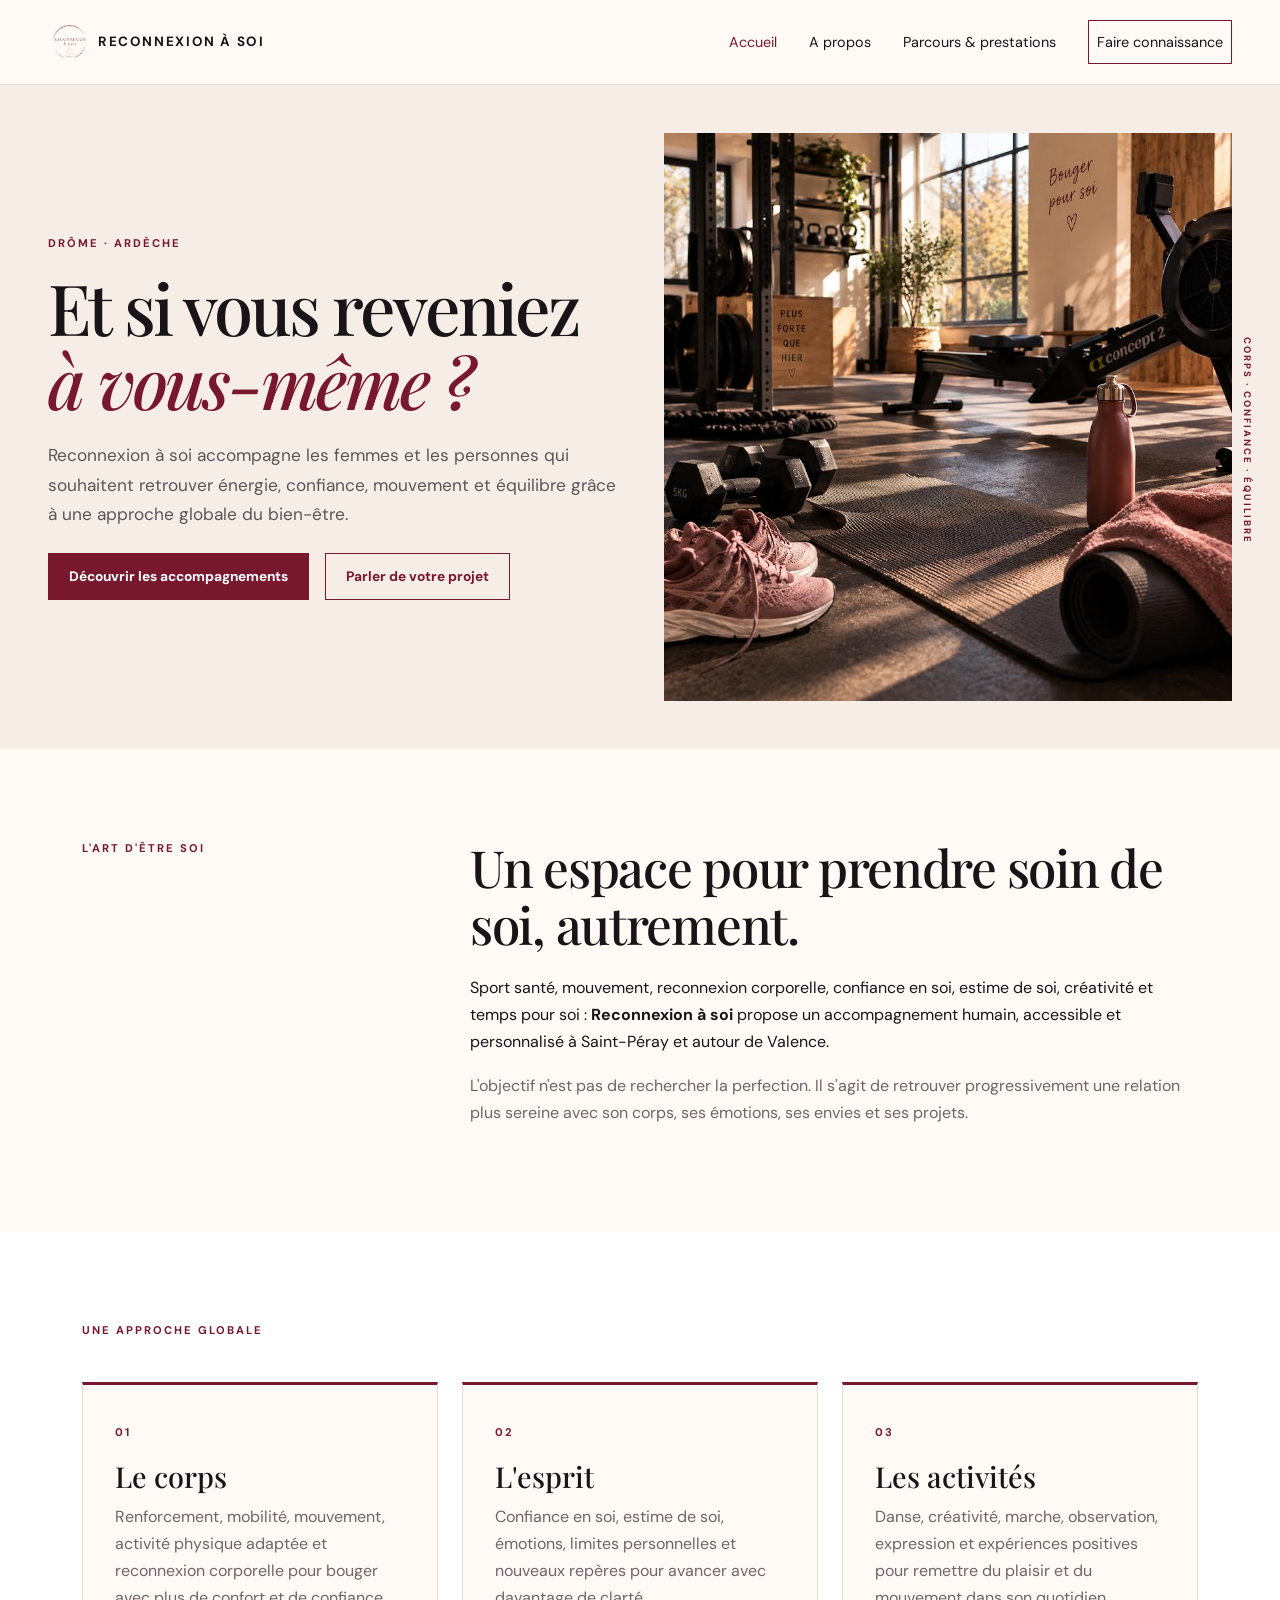
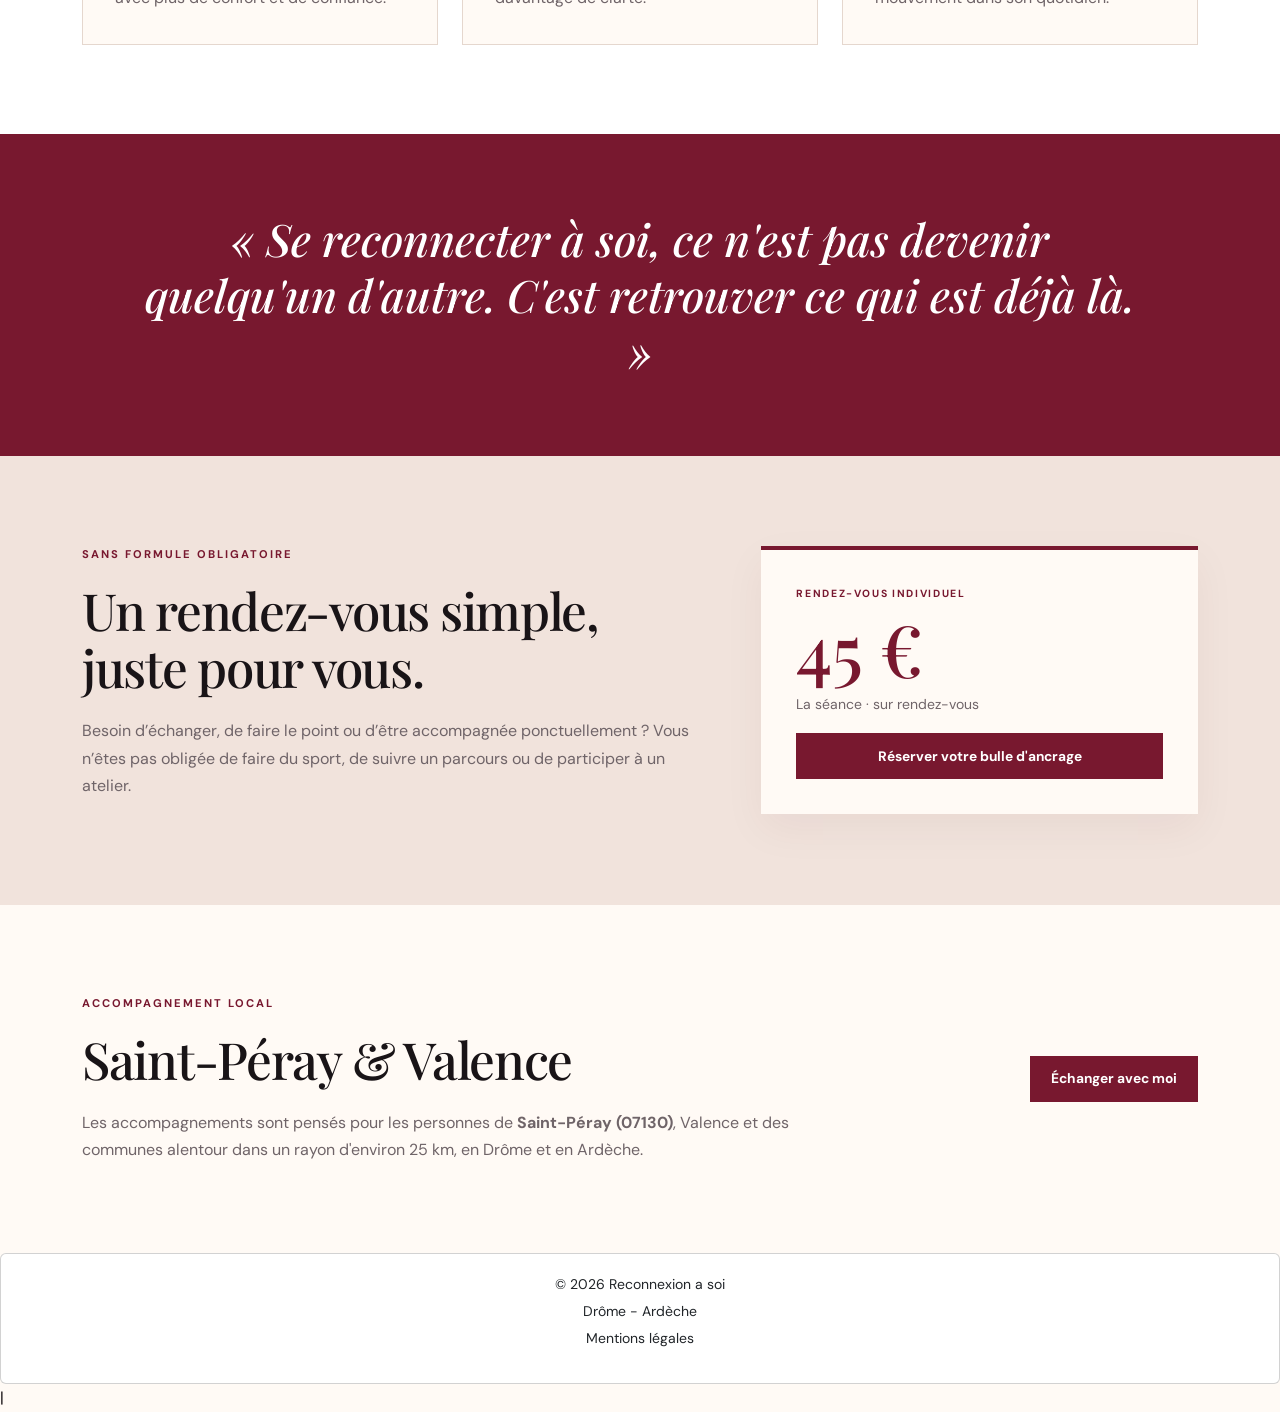
<file: index.html>
<!DOCTYPE html>
<html lang="fr">
<head>
  <meta charset="utf-8">
  <meta name="viewport" content="width=device-width, initial-scale=1">
  <title>Reconnexion à soi | Sport & bien-être | Saint-Péray</title>
  <meta name="description" content="Reconnexion à soi – L’art d’être soi. Accompagnement bien-être, sport santé, confiance en soi, estime de soi, reconnexion corporelle et nouveaux départs à Saint-Péray, Valence et dans un rayon de 25 km.">
  <meta name="keywords" content="reconnexion à soi, Saint-Péray 07130, Valence, sport santé, bien-être, confiance en soi, estime de soi, mobilité, renforcement, danse, développement personnel, Drôme, Ardèche">
  <link href="https://cdn.jsdelivr.net/npm/bootstrap@5.3.8/dist/css/bootstrap.min.css" rel="stylesheet">
  <link rel="stylesheet" href="style.css">
</head>
<body>
<header class="site-header sticky-top">
  <nav class="navbar navbar-expand-lg container-fluid px-3 px-lg-5 py-3" aria-label="Navigation principale">
    <a class="logo navbar-brand d-flex align-items-center gap-2 m-0" href="index.html" aria-label="Reconnexion à soi, accueil">
      <span class="logo-mark"><img src="img/logo.png" alt=""></span><span class="logo-name">RECONNEXION À SOI</span>
    </a>
    <button class="navbar-toggler" type="button" data-bs-toggle="collapse" data-bs-target="#mainNavigation" aria-controls="mainNavigation" aria-expanded="false" aria-label="Ouvrir le menu">
      <span class="navbar-toggler-icon"></span>
    </button>
    <div class="collapse navbar-collapse justify-content-end" id="mainNavigation">
      <div class="navbar-nav align-items-lg-center gap-lg-3 pt-3 pt-lg-0">
        <a class="nav-link active" aria-current="page" href="index.html">Accueil</a>
         <a class="nav-link" href="apropos.html">A propos</a>
        <a class="nav-link" href="parcours.html">Parcours &amp; prestations</a>
        <a class="nav-link nav-cta ms-lg-2" href="contact.html">Faire connaissance</a>
      </div>
    </div>
  </nav>
</header>

<main>
  <section class="hero py-5">
    <div class="container-fluid px-4 px-lg-5">
      <div class="row align-items-center g-4 g-lg-5">
        <div class="col-12 col-lg-6 hero-content py-lg-4">
          <p class="eyebrow">Drôme · Ardèche</p>
          <h1>Et si vous reveniez <em>à vous-même&nbsp;?</em></h1>
          <p class="hero-text">Reconnexion à soi accompagne les femmes et les personnes qui souhaitent retrouver énergie, confiance, mouvement et équilibre grâce à une approche globale du bien-être.</p>
          <div class="d-grid d-sm-flex gap-3 mt-4">
            <a class="btn btn-brand" href="parcours.html">Découvrir les accompagnements</a>
            <a class="btn btn-outline-brand" href="contact.html">Parler de votre projet</a>
          </div>
        </div>
        <div class="col-12 col-lg-6">
          <div class="hero-photo photo-placeholder" role="img" aria-label="Emplacement prévu pour une photo de nature ou de mouvement">
            <span><img src="img/5.jpg" alt=""></span>
          </div>
        </div>
      </div>
      <p class="hero-side-note d-none d-xl-block">CORPS · CONFIANCE · ÉQUILIBRE</p>
    </div>
  </section>

  <section class="section-pad">
    <div class="container">
      <div class="row g-4 g-lg-5">
        <div class="col-12 col-lg-4"><p class="section-label">L'art d'être soi</p></div>
        <div class="col-12 col-lg-8">
          <h2 class="display-heading">Un espace pour prendre soin de soi, autrement.</h2>
          <p>Sport santé, mouvement, reconnexion corporelle, confiance en soi, estime de soi, créativité et temps pour soi : <strong>Reconnexion à soi</strong> propose un accompagnement humain, accessible et personnalisé à Saint-Péray et autour de Valence.</p>
          <p class="muted">L'objectif n'est pas de rechercher la perfection. Il s'agit de retrouver progressivement une relation plus sereine avec son corps, ses émotions, ses envies et ses projets.</p>
        </div>
      </div>
    </div>
  </section>

  <section class="pillars section-pad">
    <div class="container">
      <p class="section-label">Une approche globale</p>
      <div class="row g-3 g-lg-4 mt-1">
        <div class="col-12 col-md-6 col-lg-4"><article class="pillar-card h-100"><span class="number">01</span><h3>Le corps</h3><p>Renforcement, mobilité, mouvement, activité physique adaptée et reconnexion corporelle pour bouger avec plus de confort et de confiance.</p></article></div>
        <div class="col-12 col-md-6 col-lg-4"><article class="pillar-card h-100"><span class="number">02</span><h3>L'esprit</h3><p>Confiance en soi, estime de soi, émotions, limites personnelles et nouveaux repères pour avancer avec davantage de clarté.</p></article></div>
        <div class="col-12 col-md-12 col-lg-4"><article class="pillar-card h-100"><span class="number">03</span><h3>Les activités</h3><p>Danse, créativité, marche, observation, expression et expériences positives pour remettre du plaisir et du mouvement dans son quotidien.</p></article></div>
      </div>
    </div>
  </section>

  <section class="quote-section"><div class="container"><p>« Se reconnecter à soi, ce n'est pas devenir quelqu'un d'autre. C'est retrouver ce qui est déjà là. »</p></div></section>

  <section class="appointment-feature section-pad">
    <div class="container"><div class="row align-items-center g-4 g-lg-5">
      <div class="col-12 col-lg-7"><p class="eyebrow">Sans formule obligatoire</p><h2 class="display-heading">Un rendez-vous simple, juste pour vous.</h2><p class="muted">Besoin d’échanger, de faire le point ou d’être accompagnée ponctuellement ? Vous n’êtes pas obligée de faire du sport, de suivre un parcours ou de participer à un atelier.</p></div>
      <div class="col-12 col-lg-5"><div class="appointment-price"><span>RENDEZ-VOUS INDIVIDUEL</span><strong>45 €</strong><small>La séance · sur rendez-vous</small><a class="btn btn-brand w-100 mt-3" href="contact.html">Réserver votre bulle d'ancrage</a></div></div>
    </div></div>
  </section>

  <section class="section-pad local-section"><div class="container"><div class="row align-items-center g-4"><div class="col-12 col-lg-8"><p class="section-label">Accompagnement local</p><h2 class="display-heading">Saint-Péray & Valence</h2><p class="muted mb-0">Les accompagnements sont pensés pour les personnes de <strong>Saint-Péray (07130)</strong>, Valence et des communes alentour dans un rayon d'environ 25 km, en Drôme et en Ardèche.</p></div><div class="col-12 col-lg-4 text-lg-end"><a class="btn btn-brand" href="contact.html">Échanger avec moi</a></div></div></div></section>
</main>


  <footer div class="card text-center">
  <div class="card-body">
    <p><small>© 2026 Reconnexion a soi
      <br> Drôme - Ardèche</small>
      <br><a href="mentions-legales.html"><small>Mentions légales</small></a>
    </p>
  </div>
</footer>

<script src="https://cdn.jsdelivr.net/npm/bootstrap@5.3.8/dist/js/bootstrap.bundle.min.js"></script>
</body>
</html>|
</file>
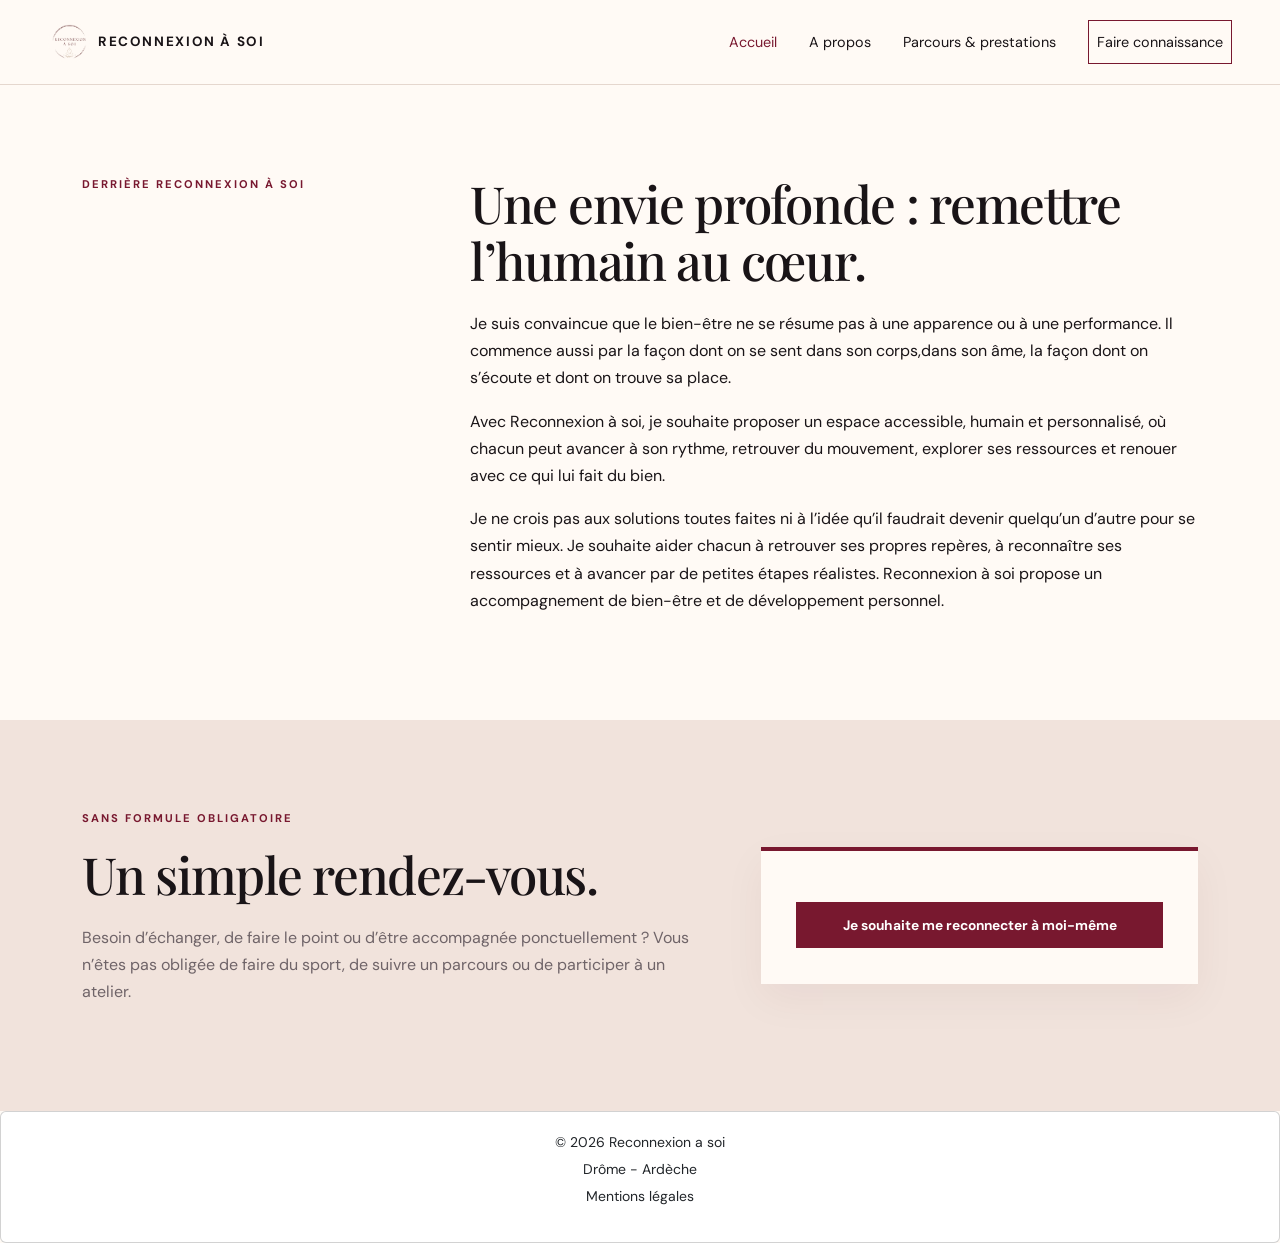
<file: apropos.html>
<!DOCTYPE html>
<html lang="fr">
<head>
  <meta charset="utf-8">
  <meta name="viewport" content="width=device-width, initial-scale=1">
  <title>A propos | Reconnexion à soi | Sport & bien-être | Saint-Péray</title>
  <meta name="description" content="Reconnexion à soi – L’art d’être soi. Accompagnement bien-être, sport santé, confiance en soi, estime de soi, reconnexion corporelle et nouveaux départs à Saint-Péray, Valence et dans un rayon de 25 km.">
  <meta name="keywords" content="reconnexion à soi, Saint-Péray 07130, Valence, sport santé, bien-être, confiance en soi, estime de soi, mobilité, renforcement, danse, développement personnel, Drôme, Ardèche">
  <link href="https://cdn.jsdelivr.net/npm/bootstrap@5.3.8/dist/css/bootstrap.min.css" rel="stylesheet">
  <link rel="stylesheet" href="style.css">
</head>
<body>
<header class="site-header sticky-top">
  <nav class="navbar navbar-expand-lg container-fluid px-3 px-lg-5 py-3" aria-label="Navigation principale">
    <a class="logo navbar-brand d-flex align-items-center gap-2 m-0" href="index.html" aria-label="Reconnexion à soi, accueil">
      <span class="logo-mark"><img src="img/logo.png" alt=""></span><span class="logo-name">RECONNEXION À SOI</span>
    </a>
    <button class="navbar-toggler" type="button" data-bs-toggle="collapse" data-bs-target="#mainNavigation" aria-controls="mainNavigation" aria-expanded="false" aria-label="Ouvrir le menu">
      <span class="navbar-toggler-icon"></span>
    </button>
    <div class="collapse navbar-collapse justify-content-end" id="mainNavigation">
      <div class="navbar-nav align-items-lg-center gap-lg-3 pt-3 pt-lg-0">
        <a class="nav-link active" aria-current="page" href="index.html">Accueil</a>
        <a class="nav-link" href="apropos.html">A propos</a>
        <a class="nav-link" href="parcours.html">Parcours &amp; prestations</a>
        <a class="nav-link nav-cta ms-lg-2" href="contact.html">Faire connaissance</a>
      </div>
    </div>
  </nav>
</header>

<main>
  <section class="section-pad">
    <div class="container">
      <div class="row g-4 g-lg-5">
        <div class="col-12 col-lg-4"><p class="section-label">Derrière reconnexion à soi</p></div>
        <div class="col-12 col-lg-8">
          <h2 class="display-heading">Une envie profonde : remettre l’humain au cœur.</h2>
          <p>Je suis convaincue que le bien-être ne se résume pas à une apparence ou à une performance. Il commence aussi par la façon dont on se sent dans son corps,dans son âme, la façon dont on s’écoute et dont on trouve sa place.
          </p>
        <p>Avec Reconnexion à soi, je souhaite proposer un espace accessible, humain et personnalisé, où chacun peut avancer à son rythme, retrouver du mouvement, explorer ses ressources et renouer avec ce qui lui fait du bien.</p>
        <p>Je ne crois pas aux solutions toutes faites ni à l’idée qu’il faudrait devenir quelqu’un d’autre pour se sentir mieux. Je souhaite aider chacun à retrouver ses propres repères, à reconnaître ses ressources et à avancer par de petites étapes réalistes.
      Reconnexion à soi propose un accompagnement de bien-être et de développement personnel.</p>
      </div>
      </div>
    </div>
  </section>

  <section class="appointment-feature section-pad">
    <div class="container"><div class="row align-items-center g-4 g-lg-5">
      <div class="col-12 col-lg-7"><p class="eyebrow">Sans formule obligatoire</p><h2 class="display-heading">Un simple rendez-vous.</h2><p class="muted">Besoin d’échanger, de faire le point ou d’être accompagnée ponctuellement ? Vous n’êtes pas obligée de faire du sport, de suivre un parcours ou de participer à un atelier.</p></div>
      <div class="col-12 col-lg-5"><div class="appointment-price"><a class="btn btn-brand w-100 mt-3" href="contact.html">Je souhaite me reconnecter à moi-même</a></div></div>
    </div></div>
  </section>

</main>

 <footer div class="card text-center">
  <div class="card-body">
    <p><small>© 2026 Reconnexion a soi
      <br> Drôme - Ardèche</small>
      <br><a href="mentions-legales.html"><small>Mentions légales</small></a>
    </p>
  </div>
</footer>
<script src="https://cdn.jsdelivr.net/npm/bootstrap@5.3.8/dist/js/bootstrap.bundle.min.js"></script>
</body>
</html>
</file>
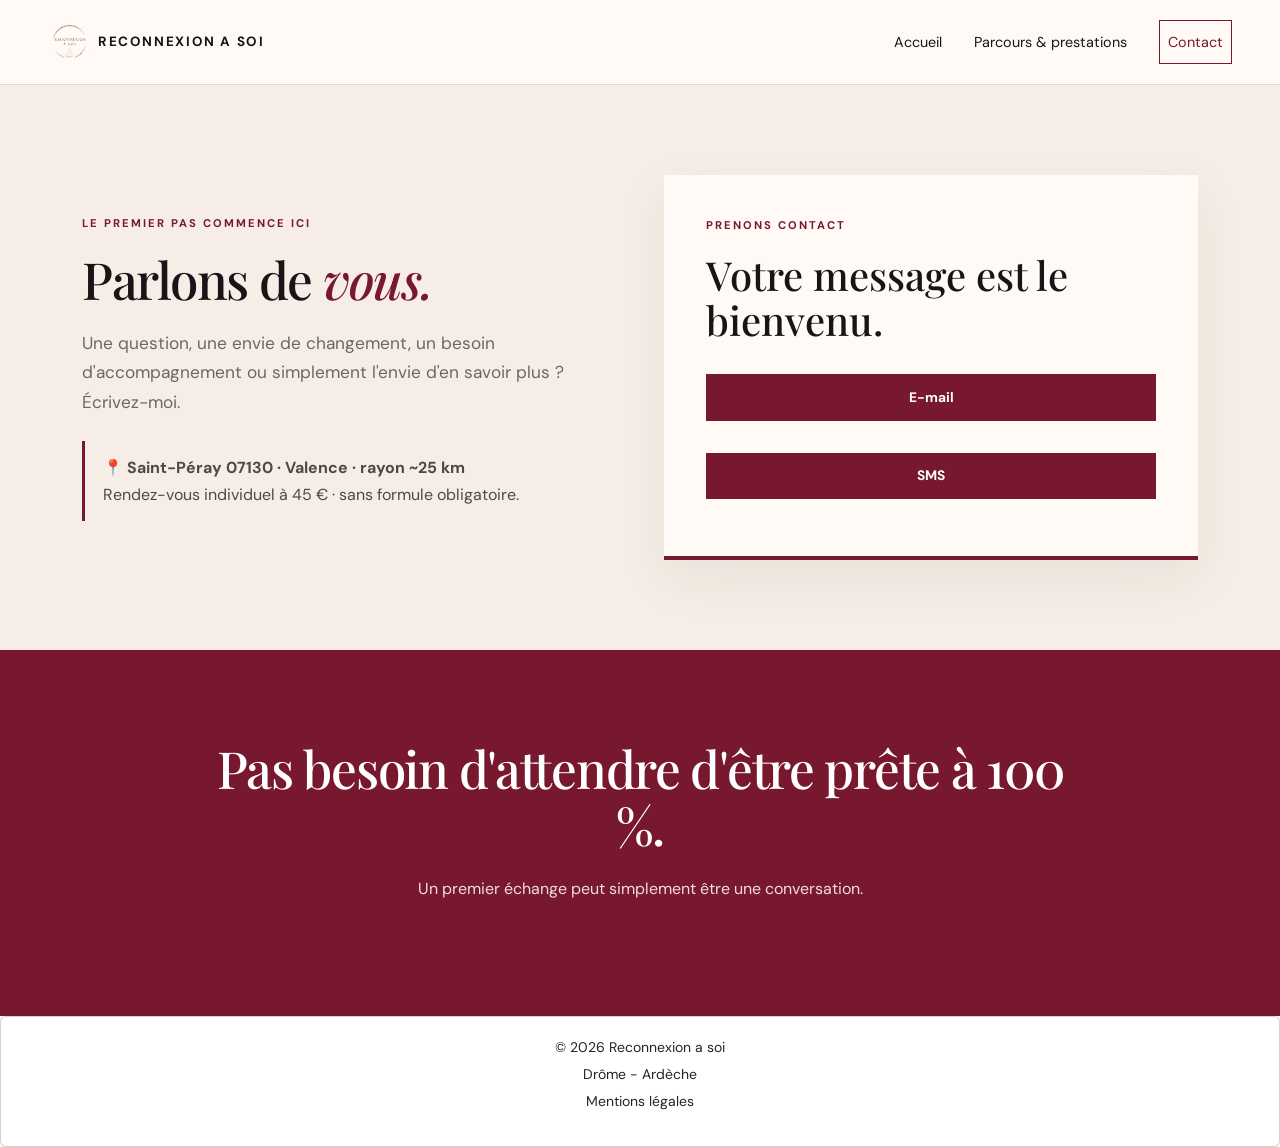
<file: contact.html>
<!DOCTYPE html>
<html lang="fr">
<head>
  <meta charset="utf-8"><meta name="viewport" content="width=device-width, initial-scale=1">
  <title>Prendre rendez-vous | Reconnexion à soi</title>
  <meta name="description" content="Contactez Reconnexion à soi pour un premier échange autour du bien-être, du sport santé, de la confiance en soi ou d'un parcours personnalisé à Saint-Péray, Valence et alentours.">
  <link href="https://cdn.jsdelivr.net/npm/bootstrap@5.3.8/dist/css/bootstrap.min.css" rel="stylesheet"><link rel="stylesheet" href="style.css">
</head>
<body>
<header class="site-header sticky-top"><nav class="navbar navbar-expand-lg container-fluid px-3 px-lg-5 py-3" aria-label="Navigation principale">
  <a class="logo navbar-brand d-flex align-items-center gap-2 m-0" href="index.html"><span class="logo-mark"><img src="img/logo.png" alt=""></span><span class="logo-name">RECONNEXION A SOI</span></a>
  <button class="navbar-toggler" type="button" data-bs-toggle="collapse" data-bs-target="#mainNavigation" aria-controls="mainNavigation" aria-expanded="false" aria-label="Ouvrir le menu"><span class="navbar-toggler-icon"></span></button>
  <div class="collapse navbar-collapse justify-content-end" id="mainNavigation"><div class="navbar-nav align-items-lg-center gap-lg-3 pt-3 pt-lg-0"><a class="nav-link" href="index.html">Accueil</a><a class="nav-link" href="parcours.html">Parcours & prestations</a><a class="nav-link nav-cta active ms-lg-2" aria-current="page" href="contact.html">Contact</a></div></div>
</nav></header>
<main>
  <section class="contact-hero section-pad">
    <div class="container">
    <div class="row align-items-center g-4 g-lg-5"><div class="col-12 col-lg-6">
      <p class="eyebrow">Le premier pas commence ici</p>
      <h1 class="display-heading page-title">Parlons de <em>vous.</em></h1><p class="lead-copy">Une question, une envie de changement, un besoin d'accompagnement ou simplement l'envie d'en savoir plus ? Écrivez-moi.</p>
      <div class="contact-note">
        <strong>📍 Saint-Péray 07130 · Valence · rayon ~25 km</strong><br>Rendez-vous individuel à 45 € · sans formule obligatoire.
      </div>
    </div>
    <div class="col-12 col-lg-6">
      <div class="email-card"><p class="eyebrow">Prenons contact</p><h2>Votre message est le bienvenu.</h2>
      <a class="btn btn-brand w-100 my-3" href="mailto:sandrea.pix@gmail.com?subject=Demande%20de%20rendez-vous%20-%20Reconnexion%20%C3%A0%20soi">E-mail</a>
       <a class="btn btn-brand w-100 my-3" href="tel:0699294512">SMS</a>
      </div>
    </div>
    </div>
  </div>
  </section>

   <section class="cta-strip section-pad">
    <div lass="container"><h2 class="display-heading">Pas besoin d'attendre d'être prête à 100 %.</h2><p>Un premier échange peut simplement être une conversation.</p>
      </div>
  </section>
</main>
 <footer div class="card text-center">
  <div class="card-body">
    <p><small>© 2026 Reconnexion a soi
      <br> Drôme - Ardèche</small>
      <br><a href="mentions-legales.html"><small>Mentions légales</small></a>
    </p>
  </div>
</footer>
<script src="https://cdn.jsdelivr.net/npm/bootstrap@5.3.8/dist/js/bootstrap.bundle.min.js"></script>
</body></html>
</file>
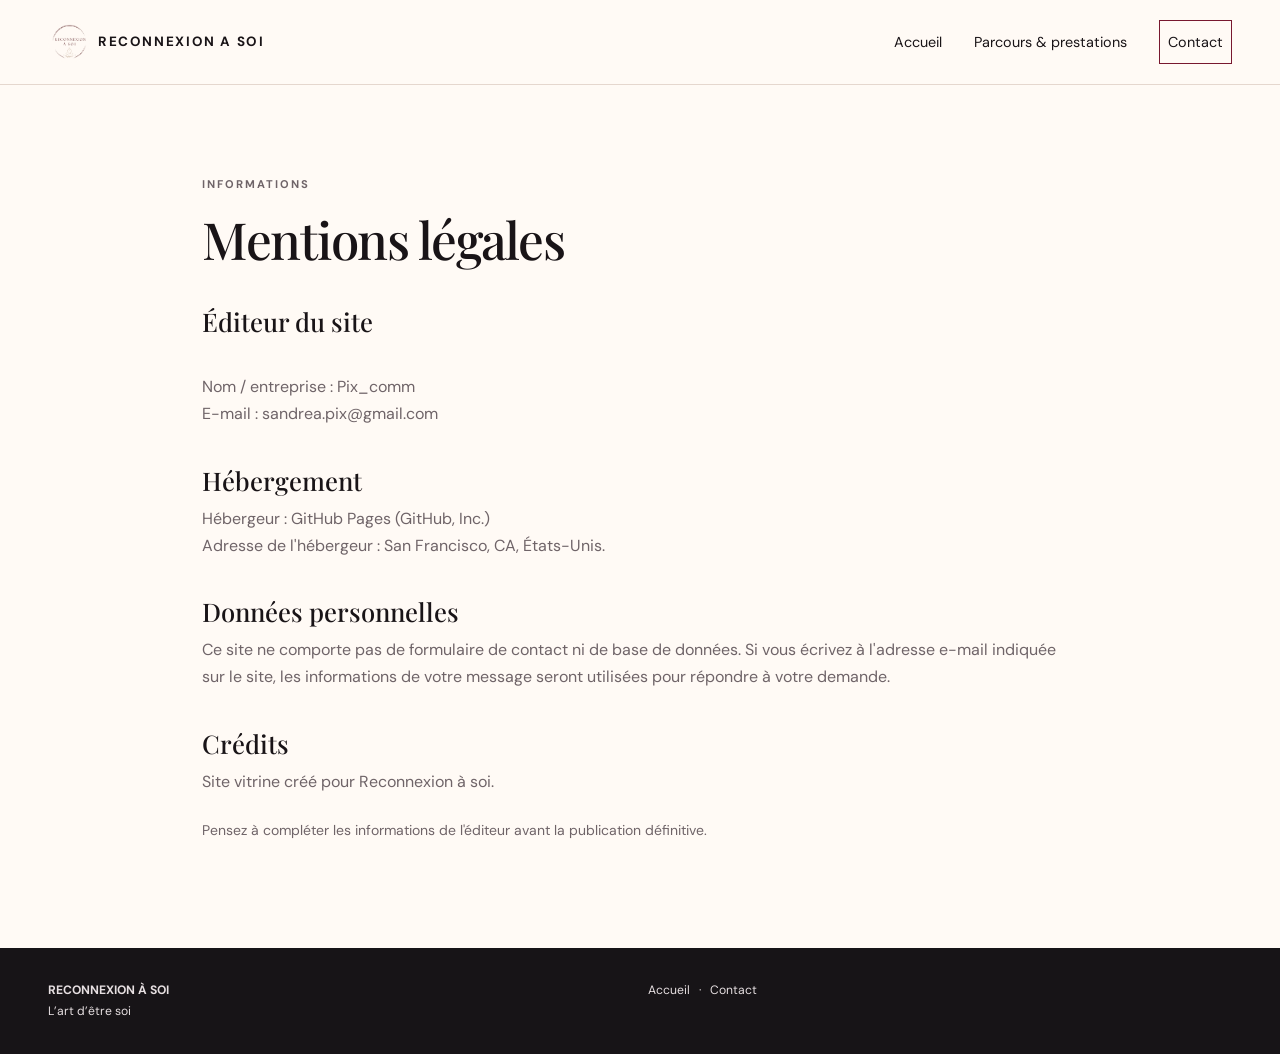
<file: mentions-legales.html>
<!DOCTYPE html>
<html lang="fr">
<head><meta charset="utf-8"><meta name="viewport" content="width=device-width, initial-scale=1"><title>Mentions légales | Reconnexion à soi</title><meta name="description" content="Mentions légales du site Reconnexion à soi."><link href="https://cdn.jsdelivr.net/npm/bootstrap@5.3.8/dist/css/bootstrap.min.css" rel="stylesheet"><link rel="stylesheet" href="style.css"></head>
<body>
<header class="site-header sticky-top"><nav class="navbar navbar-expand-lg container-fluid px-3 px-lg-5 py-3" aria-label="Navigation principale"><a class="logo navbar-brand d-flex align-items-center gap-2 m-0" href="index.html"><span class="logo-mark"><img src="img/logo.png" alt="logo reconnexion à soi"></span><span class="logo-name">RECONNEXION A SOI</span></a><button class="navbar-toggler" type="button" data-bs-toggle="collapse" data-bs-target="#mainNavigation" aria-controls="mainNavigation" aria-expanded="false" aria-label="Ouvrir le menu"><span class="navbar-toggler-icon"></span></button><div class="collapse navbar-collapse justify-content-end" id="mainNavigation"><div class="navbar-nav align-items-lg-center gap-lg-3 pt-3 pt-lg-0"><a class="nav-link" href="index.html">Accueil</a><a class="nav-link" href="parcours.html">Parcours &amp; prestations</a><a class="nav-link nav-cta ms-lg-2" href="contact.html">Contact</a></div></div></nav></header>
<main class="section-pad"><div class="container legal"><p class="eyebrow">Informations</p><h1 class="display-heading page-title">Mentions légales</h1><h2>Éditeur du site</h2><p><br>Nom / entreprise : Pix_comm<br>E-mail : sandrea.pix@gmail.com</p><h2>Hébergement</h2><p>Hébergeur : GitHub Pages (GitHub, Inc.)<br>Adresse de l'hébergeur : San Francisco, CA, États-Unis.</p><h2>Données personnelles</h2><p>Ce site ne comporte pas de formulaire de contact ni de base de données. Si vous écrivez à l'adresse e-mail indiquée sur le site, les informations de votre message seront utilisées pour répondre à votre demande.</p><h2>Crédits</h2><p>Site vitrine créé pour Reconnexion à soi.</p><p class="muted small mt-4">Pensez à compléter les informations de l'éditeur avant la publication définitive.</p></div></main>
<footer class="site-footer"><div class="container-fluid px-4 px-lg-5"><div class="row g-3"><div class="col-12 col-lg-6"><strong>RECONNEXION À SOI</strong><br>L’art d’être soi</div><div class="col-12 col-lg-6 footer-links"><a href="index.html">Accueil</a><span>·</span><a href="contact.html">Contact</a></div></div></div></footer>
<script src="https://cdn.jsdelivr.net/npm/bootstrap@5.3.8/dist/js/bootstrap.bundle.min.js"></script>
</body></html>
</file>
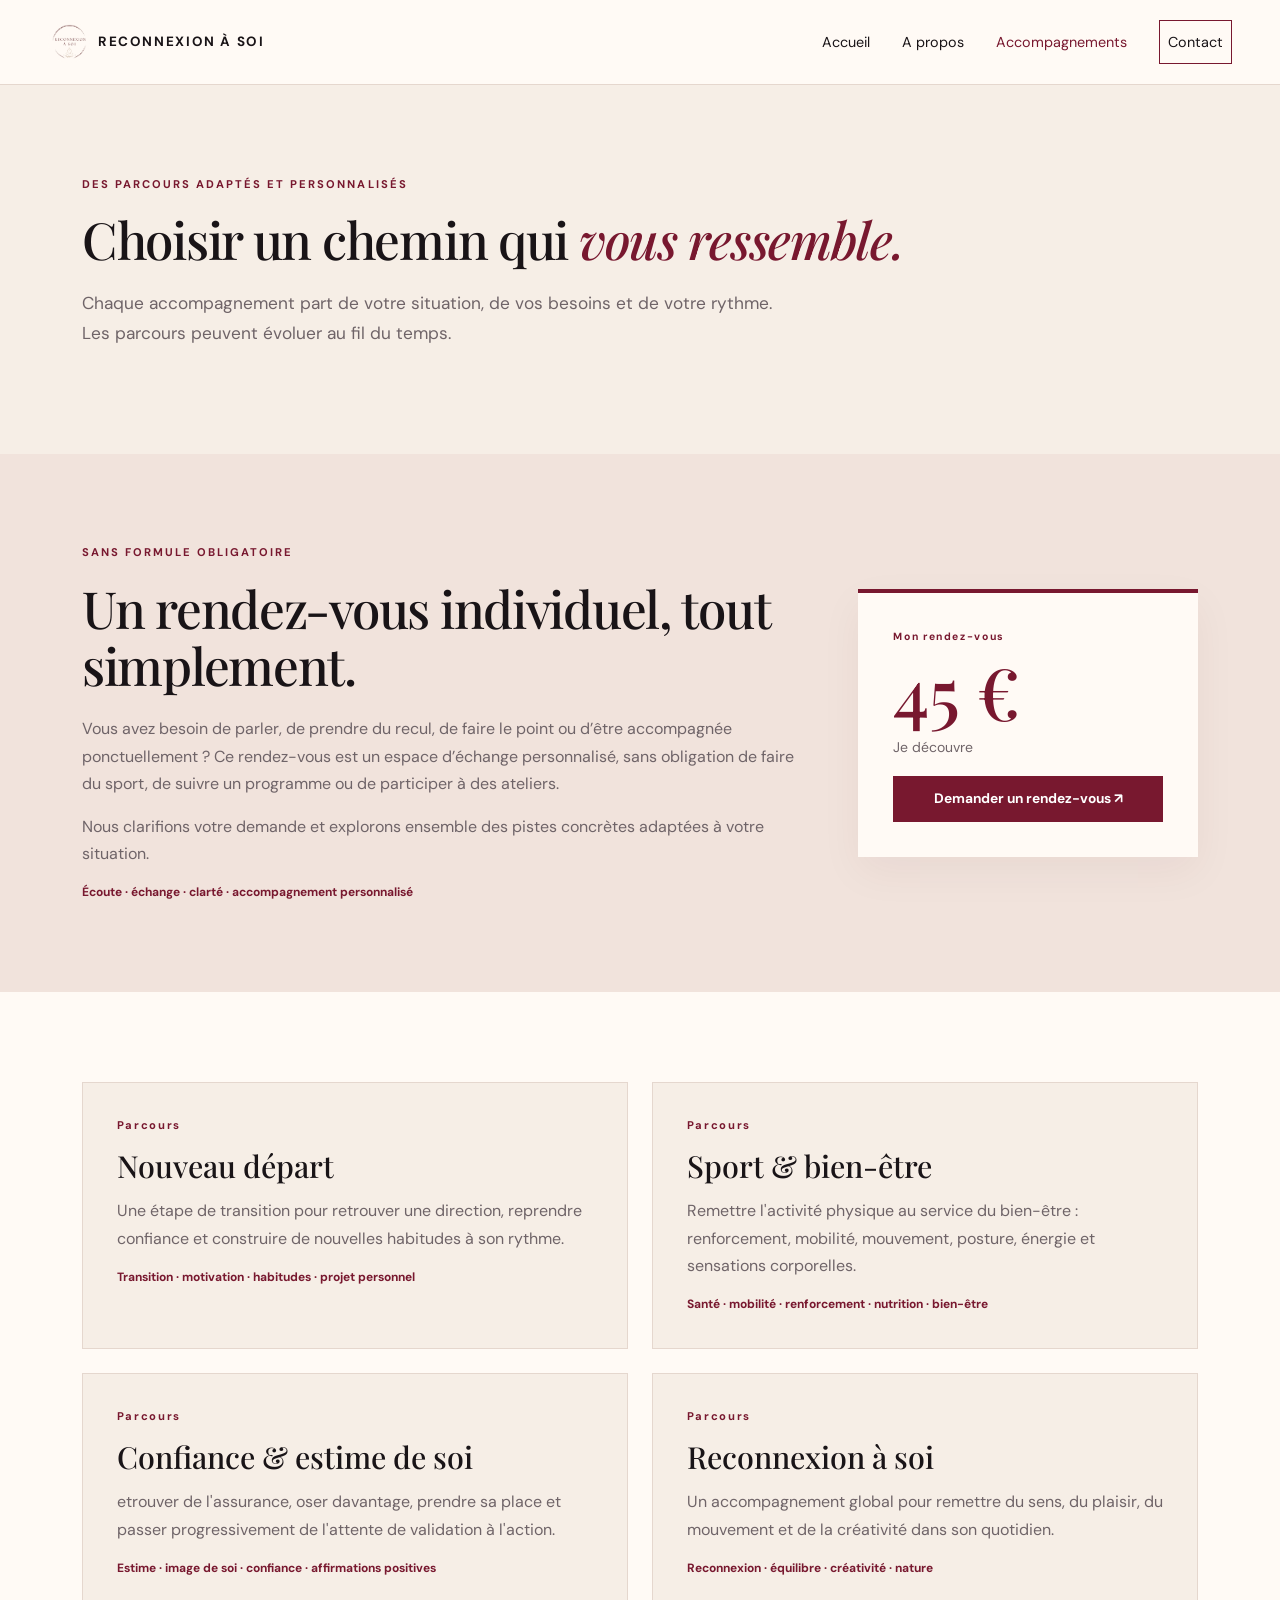
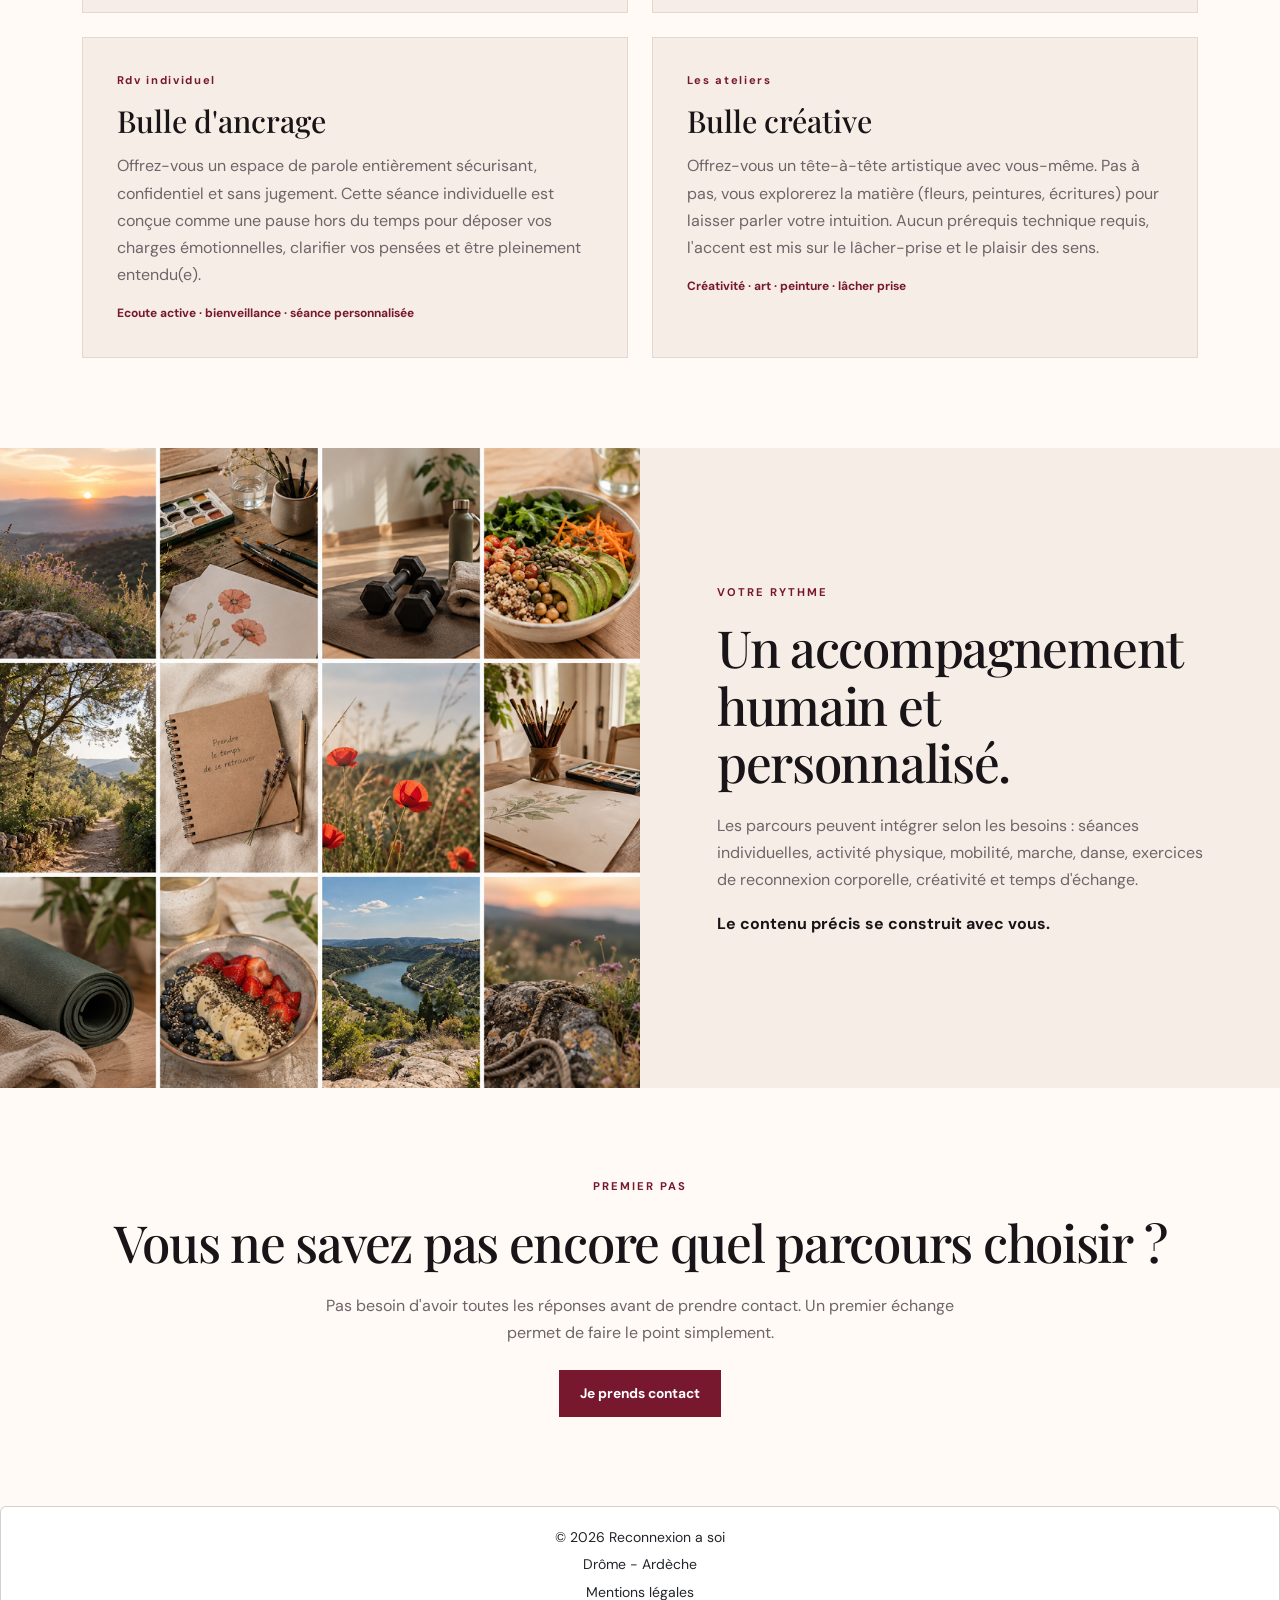
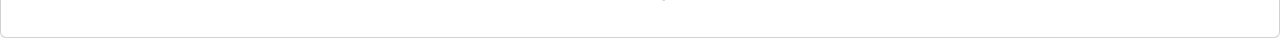
<file: parcours.html>
<!DOCTYPE html>
<html lang="fr">
<head>
  <meta charset="utf-8"><meta name="viewport" content="width=device-width, initial-scale=1">
  <title>Parcours sport,santé, bien-être | Reconnexion à soi</title>
  <meta name="description" content="Découvrez les accompagnements Reconnexion à soi à Saint-Péray et Valence : sport santé, confiance, estime de soi, reconnexion corporelle, nouveau départ et équilibre. Accompagnement personnalisé.">
  <meta name="keywords" content="parcours bien-être Saint-Péray, coaching Valence, sport santé Saint-Péray, confiance en soi Valence, estime de soi, reconnexion corporelle, mobilité, renforcement musculaire, danse bien-être, nouveau départ, Drôme Ardèche">
  <link href="https://cdn.jsdelivr.net/npm/bootstrap@5.3.8/dist/css/bootstrap.min.css" rel="stylesheet"><link rel="stylesheet" href="style.css">
</head>
<body>
<header class="site-header sticky-top"><nav class="navbar navbar-expand-lg container-fluid px-3 px-lg-5 py-3" aria-label="Navigation principale">
  <a class="logo navbar-brand d-flex align-items-center gap-2 m-0" href="index.html"><span class="logo-mark"><img src="img/logo.png" alt="logo reconnexion à soi"></span><span class="logo-name">RECONNEXION À SOI</span></a>
  <button class="navbar-toggler" type="button" data-bs-toggle="collapse" data-bs-target="#mainNavigation" aria-controls="mainNavigation" aria-expanded="false" aria-label="Ouvrir le menu"><span class="navbar-toggler-icon"></span></button>
  <div class="collapse navbar-collapse justify-content-end" id="mainNavigation"><div class="navbar-nav align-items-lg-center gap-lg-3 pt-3 pt-lg-0">
    <a class="nav-link" href="index.html">Accueil</a>
     <a class="nav-link" href="apropos.html">A propos</a>
    <a class="nav-link active" aria-current="page" href="parcours.html">Accompagnements</a>
    <a class="nav-link nav-cta ms-lg-2" href="contact.html">Contact</a></div></div>
</nav></header>
<main>
  <section class="page-hero section-pad"><div class="container"><p class="eyebrow">Des parcours adaptés et personnalisés</p><h1 class="display-heading page-title">Choisir un chemin qui <em>vous ressemble.</em></h1><p class="lead-copy">Chaque accompagnement part de votre situation, de vos besoins et de votre rythme. Les parcours peuvent évoluer au fil du temps.</p></div></section>
  <section class="appointment-feature section-pad"><div class="container"><div class="row align-items-center g-4 g-lg-5"><div class="col-12 col-lg-8"><p class="eyebrow">Sans formule obligatoire</p><h2 class="display-heading">Un rendez-vous individuel, tout simplement.</h2><p class="muted">Vous avez besoin de parler, de prendre du recul, de faire le point ou d’être accompagnée ponctuellement ? Ce rendez-vous est un espace d’échange personnalisé, sans obligation de faire du sport, de suivre un programme ou de participer à des ateliers.</p><p class="muted">Nous clarifions votre demande et explorons ensemble des pistes concrètes adaptées à votre situation.</p><div class="tags">Écoute · échange · clarté · accompagnement personnalisé</div></div><div class="col-12 col-lg-4"><div class="appointment-price"><span>Mon rendez-vous</span><strong>45 €</strong><small>Je découvre</small><a class="btn btn-brand w-100 mt-3" href="contact.html">Demander un rendez-vous ↗</a></div></div></div></div></section>
  <section class="section-pad"><div class="container"><div class="row g-3 g-lg-4">
    <div class="col-12 col-md-6"><article class="service-card h-100 featured"><div class="number">Parcours</div><h2>Nouveau départ</h2><p>Une étape de transition pour retrouver une direction, reprendre confiance et construire de nouvelles habitudes à son rythme.</p><div class="tags">Transition · motivation · habitudes · projet personnel</div></article></div>
    <div class="col-12 col-md-6"><article class="service-card h-100"><div class="number">Parcours</div><h2>Sport &amp; bien-être</h2><p>Remettre l'activité physique au service du bien-être : renforcement, mobilité, mouvement, posture, énergie et sensations corporelles.</p><div class="tags"> Santé · mobilité · renforcement · nutrition · bien-être</div></article></div>
    <div class="col-12 col-md-6"><article class="service-card h-100"><div class="number">Parcours</div><h2>Confiance &amp; estime de soi</h2><p>etrouver de l'assurance, oser davantage, prendre sa place et passer progressivement de l'attente de validation à l'action.</p><div class="tags">Estime · image de soi · confiance · affirmations positives</div></article></div>
    <div class="col-12 col-md-6"><article class="service-card h-100"><div class="number">Parcours</div><h2>Reconnexion à soi</h2><p>Un accompagnement global pour remettre du sens, du plaisir, du mouvement et de la créativité dans son quotidien.</p><div class="tags">Reconnexion · équilibre · créativité · nature</div></article></div>
    <div class="col-12 col-md-6"><article class="service-card h-100"><div class="number">Rdv individuel</div><h2>Bulle d'ancrage</h2><p>Offrez-vous un espace de parole entièrement sécurisant, confidentiel et sans jugement. Cette séance individuelle est conçue comme une pause hors du temps pour déposer vos charges émotionnelles, clarifier vos pensées et être pleinement entendu(e).</p><div class="tags">Ecoute active · bienveillance · séance personnalisée</div></article></div>
    <div class="col-12 col-md-6"><article class="service-card h-100"><div class="number">Les ateliers</div><h2>Bulle créative</h2><p>Offrez-vous un tête-à-tête artistique avec vous-même. Pas à pas, vous explorerez la matière (fleurs, peintures, écritures) pour laisser parler votre intuition. Aucun prérequis technique requis, l'accent est mis sur le lâcher-prise et le plaisir des sens.</p><div class="tags">Créativité · art · peinture · lâcher prise</div></article></div>
  </div></div></section>
  <section class="photo-band"><div class="photo-placeholder" role="img" aria-label="Emplacement prévu pour une photo de mouvement, de nature ou d'atelier"><span><img src="img/7.png" alt=""></span></div><div class="photo-band-copy"><p class="section-label">Votre rythme</p><h2 class="display-heading">Un accompagnement humain et personnalisé.</h2><p class="muted">Les parcours peuvent intégrer selon les besoins : séances individuelles, activité physique, mobilité, marche, danse, exercices de reconnexion corporelle, créativité et temps d'échange.</p><p><strong>Le contenu précis se construit avec vous.</strong></p></div></section>
  <section class="cta-section section-pad"><div class="container"><p class="eyebrow">Premier pas</p><h2 class="display-heading">Vous ne savez pas encore quel parcours choisir&nbsp;?</h2><p class="muted mx-auto">Pas besoin d'avoir toutes les réponses avant de prendre contact. Un premier échange permet de faire le point simplement.</p><a class="btn btn-brand" href="contact.html">Je prends contact</a></div></section>
</main>
 <footer div class="card text-center">
  <div class="card-body">
    <p><small>© 2026 Reconnexion a soi
      <br> Drôme - Ardèche</small>
      <br><a href="mentions-legales.html"><small>Mentions légales</small></a>
    </p>
  </div>
</footer>
<script src="https://cdn.jsdelivr.net/npm/bootstrap@5.3.8/dist/js/bootstrap.bundle.min.js"></script>
</body></html>
</file>
<file: style.css>
@import url('https://fonts.googleapis.com/css2?family=DM+Sans:wght@400;500;600;700&family=Playfair+Display:ital,wght@0,500;0,600;1,500;1,600&display=swap');

:root {
  --burg: #78182f;
  --burg-dark: #591126;
  --burg-light: #a4234b;
  --ink: #191417;
  --cream: #f6eee6;
  --paper: #fffaf5;
  --muted: #6f6468;
  --line: #e5d7ce;
  --pink: #c23b70;
}

*, *::before, *::after { box-sizing: border-box; }
html { scroll-behavior: smooth; }
body { margin: 0; background: var(--paper); color: var(--ink); font: 16px/1.7 'DM Sans', sans-serif; overflow-wrap: break-word; }
a { color: inherit; text-decoration: none; }
img, picture, video, iframe { max-width: 100%; }

.site-header { background: rgba(255,250,245,.98); border-bottom: 1px solid var(--line); z-index: 1030; }
.logo { color: var(--ink); font-size: .84rem; font-weight: 700; letter-spacing: .12em; white-space: normal; }
.logo:hover { color: var(--ink); }
.logo-mark { display: inline-grid; place-items: center; flex: 0 0 42px; width: 42px; height: 42px; border-radius: 50%; background: var(--paper); color: #fff; font: italic 1.5rem 'Playfair Display', serif; }
.logo-name small { display: block; font-size: .55rem; letter-spacing: .27em; margin-top: 2px; }
.navbar-toggler { border-color: var(--line); padding: .4rem .55rem; }
.navbar-toggler:focus { box-shadow: 0 0 0 .15rem rgba(120,24,47,.18); }
.navbar-toggler-icon { width: 1.25em; height: 1.25em; }
.navbar-nav .nav-link { color: var(--ink); font-size: .9rem; padding: .6rem .2rem; }
.navbar-nav .nav-link:hover, .navbar-nav .nav-link.active { color: var(--burg); }
.navbar-nav .nav-cta { border: 1px solid var(--burg); padding: .55rem 1rem; text-align: center; }

.hero { position: relative; background: var(--cream); overflow: hidden; }
.hero-content { padding-top: 1rem; padding-bottom: 2rem; }
.eyebrow, .section-label { margin: 0 0 1.1rem; color: var(--burg); font-size: .7rem; font-weight: 700; letter-spacing: .18em; text-transform: uppercase; }
.hero h1, .page-title { max-width: 850px; margin: 0 0 1.4rem; font: 500 clamp(2.6rem, 5.5vw, 5.1rem)/1.05 'Playfair Display', serif; letter-spacing: -.04em; overflow-wrap: anywhere; }
.hero h1 em, .page-title em { color: var(--burg); font-weight: 500; }
.hero-text { max-width: 590px; color: #5f5358; font-size: 1.08rem; }
.btn { display: inline-flex; align-items: center; justify-content: center; gap: .6rem; min-height: 46px; padding: .8rem 1.25rem; border-radius: 0; font-size: .86rem; font-weight: 700; line-height: 1.35; white-space: normal; transition: background-color .2s ease, color .2s ease, border-color .2s ease; }
.btn-brand { color: #fff; background: var(--burg); border: 1px solid var(--burg); }
.btn-brand:hover, .btn-brand:focus { color: #fff; background: var(--burg-light); border-color: var(--burg-light); }
.btn-outline-brand { color: var(--burg); background: transparent; border: 1px solid var(--burg); }
.btn-outline-brand:hover, .btn-outline-brand:focus { color: #fff; background: var(--burg); }
.hero-photo { min-height: 460px; }
.photo-placeholder { display: flex; flex-direction: column; align-items: center; justify-content: center; min-width: 0; background: linear-gradient(145deg,#e2c9c0,#c8a9a5 48%,#8d5864); color: #fff; text-align: center; letter-spacing: .12em; }
.photo-placeholder::after { display: block; margin-top: .8rem; font-size: 3rem; }
.photo-placeholder small { display: inline-block; margin-top: .5rem; font-size: .65rem; letter-spacing: .04em; }
.hero-side-note { position: absolute; top: 38%; right: 1.2%; writing-mode: vertical-rl; color: var(--burg); font-size: .6rem; font-weight: 700; letter-spacing: .2em; }

.section-pad { padding-top: clamp(3.5rem, 7vw, 6rem); padding-bottom: clamp(3.5rem, 7vw, 6rem); }
.display-heading { margin: 0 0 1.3rem; font: 500 clamp(2.1rem, 4vw, 3.5rem)/1.12 'Playfair Display', serif; letter-spacing: -.025em; overflow-wrap: anywhere; }
.muted, .lead-copy { color: var(--muted); }
.lead-copy { max-width: 720px; font-size: 1.08rem; }
.pillars { background: #fff; }
.pillar-card { padding: clamp(1.4rem, 3vw, 2rem); border: 1px solid var(--line); border-top: 3px solid var(--burg); background: var(--paper); }
.number { color: var(--burg); font-size: .7rem; font-weight: 700; letter-spacing: .15em; }
.pillar-card h3 { margin: .8rem 0 .5rem; font: 500 1.8rem 'Playfair Display', serif; }
.pillar-card p { margin-bottom: 0; color: var(--muted); }
.quote-section { padding: clamp(3rem, 6vw, 5rem) 0; background: var(--burg); color: #fff; text-align: center; }
.quote-section p { max-width: 1000px; margin: auto; font: italic 500 clamp(1.8rem, 3.5vw, 3.1rem)/1.25 'Playfair Display', serif; }
.appointment-feature { background: #f1e3dc; }
.appointment-feature .display-heading { margin-top: .6rem; }
.appointment-price { display: flex; flex-direction: column; align-items: flex-start; min-width: 0; padding: clamp(1.5rem, 3vw, 2.2rem); background: var(--paper); border-top: 4px solid var(--burg); box-shadow: 0 15px 40px #4817210d; }
.appointment-price span { color: var(--burg); font-size: .65rem; font-weight: 700; letter-spacing: .16em; }
.appointment-price strong { color: var(--burg); font: 500 clamp(3.2rem, 7vw, 4.5rem)/1.25 'Playfair Display', serif; }
.appointment-price small { color: var(--muted); }
.local-section { background: var(--paper); }

.page-hero { background: var(--cream); }
.page-title { max-width: 900px; }
.services { max-width: 1250px; margin: auto; }
.service-card { min-width: 0; height: 100%; padding: clamp(1.4rem, 3vw, 2.1rem); border: 1px solid var(--line); background: #fff; }
.service-card.featured, .service-card:nth-child(3n+1) { background: var(--cream); }
.service-card h2 { margin: .8rem 0; font: 500 clamp(1.55rem, 2.5vw, 1.9rem)/1.2 'Playfair Display', serif; overflow-wrap: anywhere; }
.service-card p { color: var(--muted); }
.tags { color: var(--burg); font-size: .75rem; font-weight: 700; line-height: 1.6; }
.photo-band { display: grid; grid-template-columns: minmax(0, 1fr) minmax(0, 1fr); background: var(--cream); }
.photo-band > .photo-placeholder { min-height: 430px; }
.photo-band-copy { display: flex; flex-direction: column; justify-content: center; min-width: 0; padding: clamp(2.5rem, 6vw, 5rem); }
.cta-section { text-align: center; }
.cta-section .muted { max-width: 650px; margin-bottom: 1.5rem; }

.contact-hero { background: var(--cream); }
.contact-note { margin-top: 1.5rem; padding: .8rem 1.1rem; border-left: 3px solid var(--burg); color: #51474a; }
.email-card { min-width: 0; padding: clamp(1.5rem, 4vw, 2.6rem); background: var(--paper); border-bottom: 4px solid var(--burg); box-shadow: 0 18px 50px #32141910; }
.email-symbol { display: grid; place-items: center; width: 48px; height: 48px; margin-bottom: 1.5rem; border-radius: 50%; background: var(--burg); color: #fff; font-size: 1.5rem; }
.email-card h2 { margin: 0 0 1rem; font: 500 clamp(2rem, 4vw, 2.5rem)/1.12 'Playfair Display', serif; overflow-wrap: anywhere; }
.email-card small { color: var(--muted); font-size: .72rem; }
.cta-strip { background: var(--burg); color: #fff; text-align: center; }
.cta-strip .display-heading { max-width: 900px; margin-right: auto; margin-left: auto; }
.cta-strip p { color: #f0dce2; margin-bottom: 1.5rem; }

.legal { max-width: 900px; }
.legal h2 { margin-top: 2.2rem; font: 500 1.6rem 'Playfair Display', serif; }
.legal p { color: var(--muted); }
.site-footer { padding: 2rem 0; background: #171417; color: #e6dfe1; font-size: .76rem; }
.footer-links { display: flex; gap: .55rem; flex-wrap: wrap; }
.site-footer a:hover { color: #fff; }

@media (max-width: 991.98px) {
  .hero-photo { min-height: 330px; }
  .photo-band { grid-template-columns: minmax(0, 1fr); }
  .photo-band > .photo-placeholder { min-height: 300px; }
  .hero-side-note { display: none; }
}
@media (max-width: 575.98px) {
  body { font-size: 15px; line-height: 1.65; }
  .logo { font-size: .68rem; letter-spacing: .07em; }
  .logo-mark { flex-basis: 36px; width: 36px; height: 36px; font-size: 1.3rem; }
  .logo-name small { letter-spacing: .2em; }
  .hero h1, .page-title { font-size: clamp(2.35rem, 10.5vw, 3.2rem); line-height: 1.08; }
  .hero-text, .lead-copy { font-size: 1rem; }
  .eyebrow, .section-label { font-size: .64rem; letter-spacing: .13em; }
  .hero-photo { min-height: 245px; }
  .btn { width: 100%; }
  .appointment-price strong { font-size: 3.4rem; }
  .quote-section p { font-size: 1.75rem; }
}
</file>
